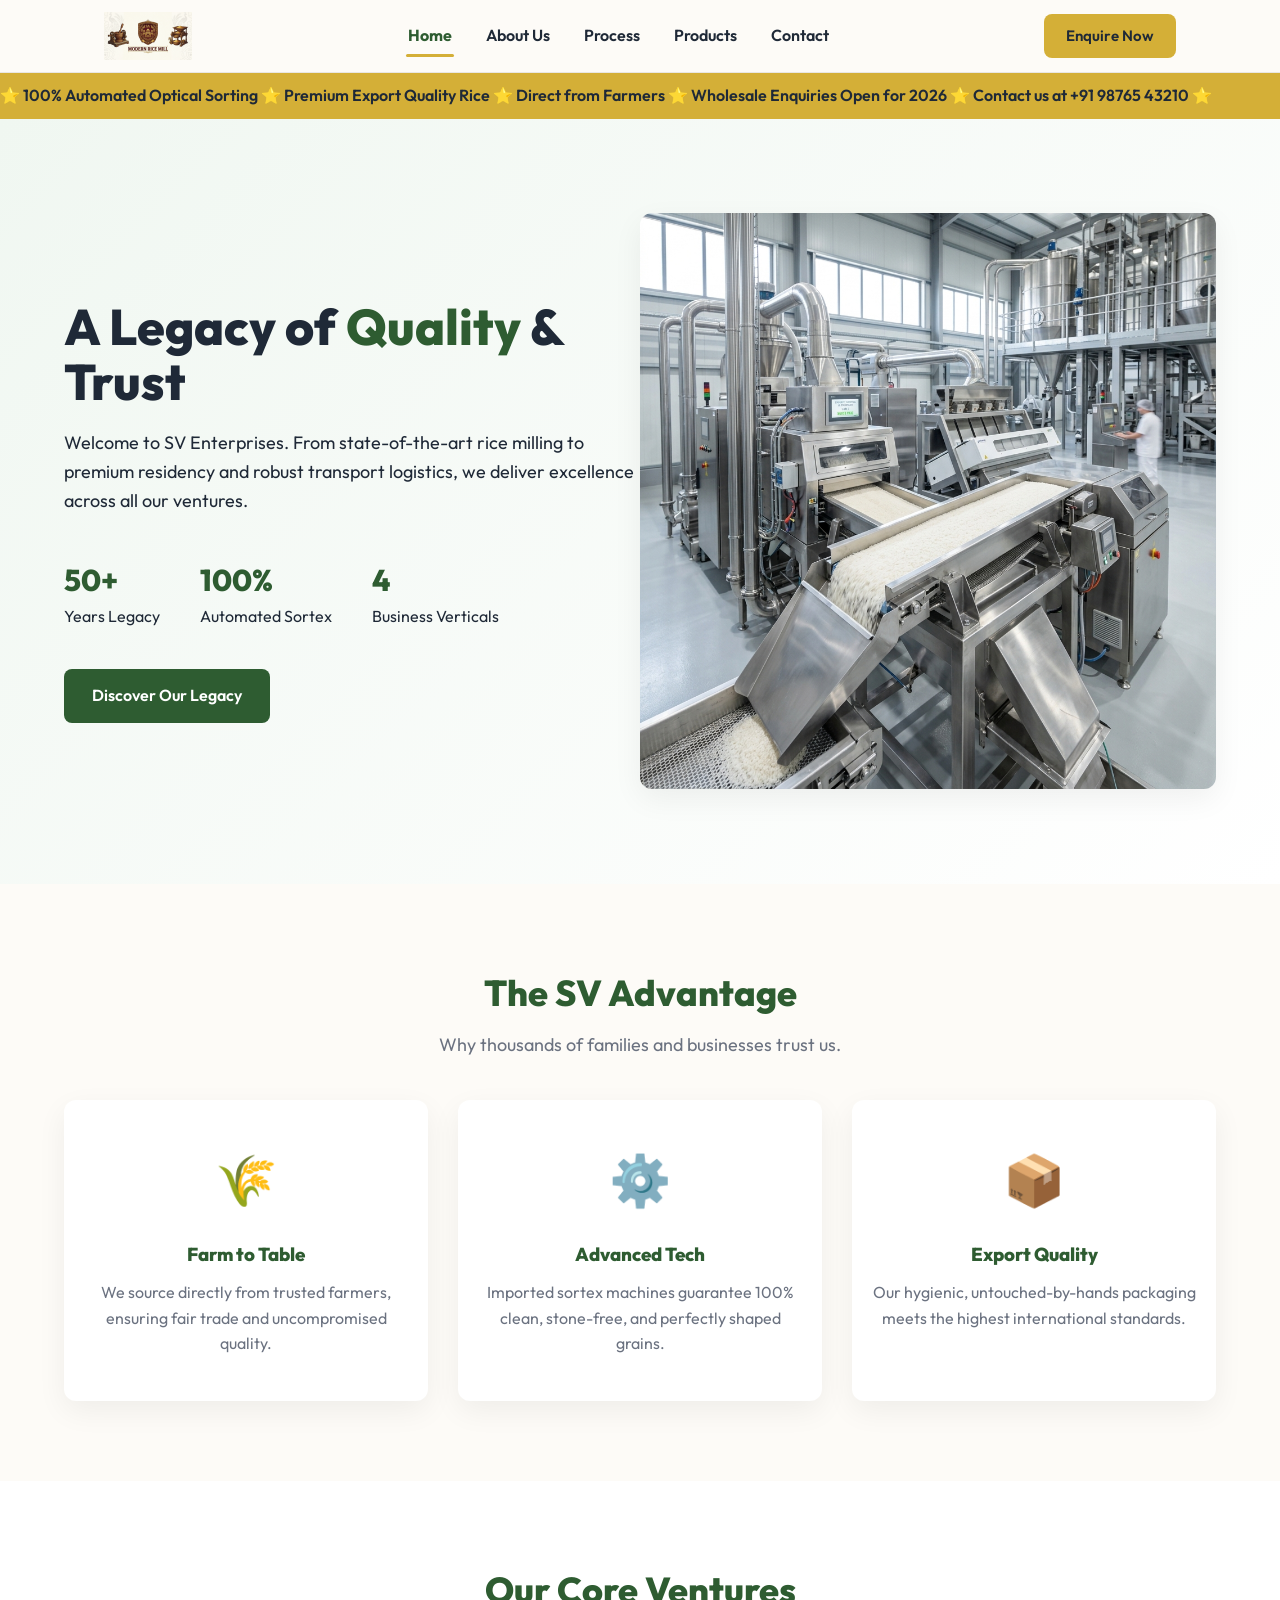
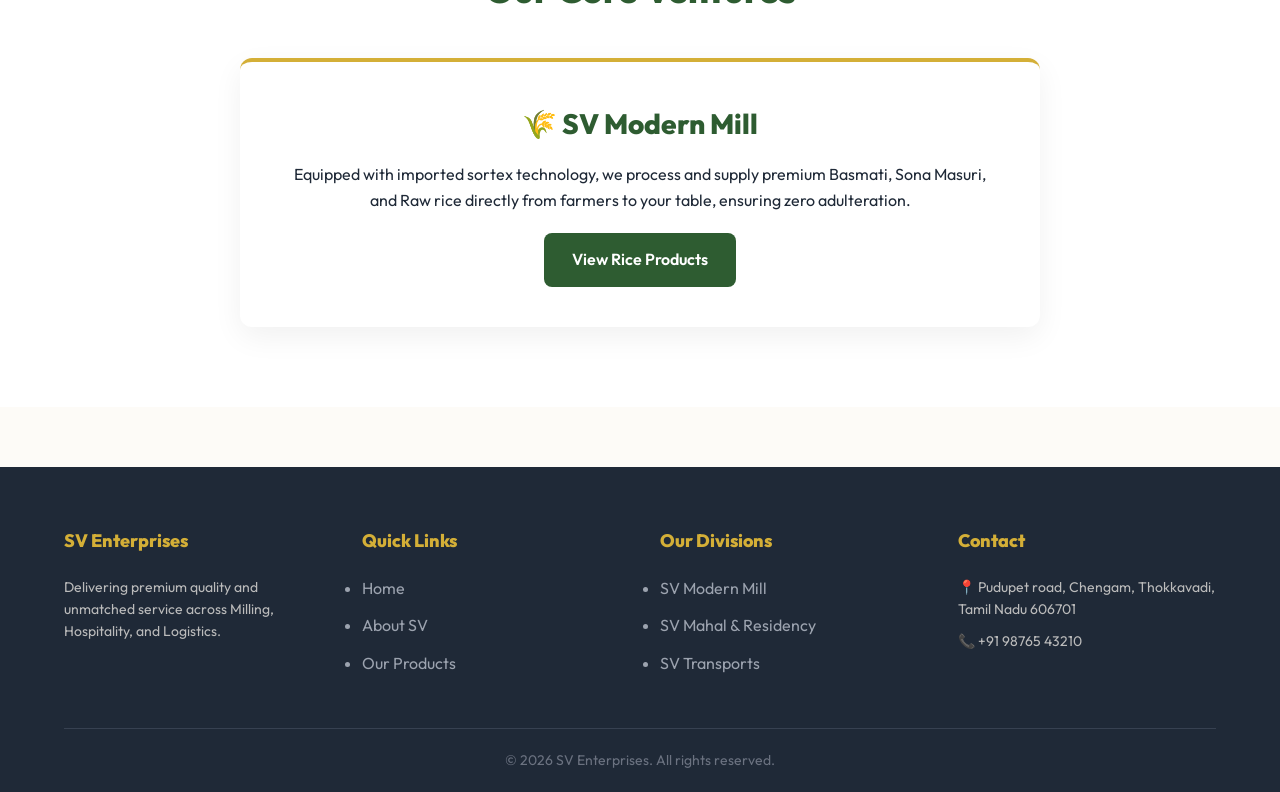
<file: index.html>
<!DOCTYPE html>
<html lang="en">
<head>
    <meta charset="UTF-8">
    <meta name="viewport" content="width=device-width, initial-scale=1.0">
    <title>SV Enterprises - Modern Mill</title>
    <link rel="stylesheet" href="style.css?v=2">
    <link href="https://fonts.googleapis.com/css2?family=Outfit:wght@300;400;600;800&display=swap" rel="stylesheet">
</head>
<body>
    <header class="navbar" id="site-navbar">
        <div class="nav-container">
            <a href="index.html" class="logo" aria-label="SV Enterprises Home">
                <img src="./images/logo.png" alt="SV Enterprises" class="logo-img" width="140" height="48">
            </a>

            <nav class="nav-links" id="nav-links">
                <a href="index.html">Home</a>
                <a href="about.html">About Us</a>
                <a href="process.html">Process</a>
                <a href="products.html">Products</a>
                <a href="contact.html">Contact</a>
                <a href="contact.html" class="btn btn-secondary nav-cta-mobile">Enquire Now</a>
            </nav>

            <div class="nav-actions">
                <a href="contact.html" class="btn btn-secondary nav-cta-desktop">Enquire Now</a>
                <button class="menu-toggle" id="menu-toggle" aria-label="Toggle navigation menu" aria-expanded="false" aria-controls="nav-links">
                    <span class="bar"></span>
                    <span class="bar"></span>
                    <span class="bar"></span>
                </button>
            </div>
        </div>
    </header>

    <div class="marquee-container">
        <div class="marquee-content">
            ⭐ 100% Automated Optical Sorting ⭐ Premium Export Quality Rice ⭐ Direct from Farmers ⭐ Wholesale Enquiries Open for 2026 ⭐ Contact us at +91 98765 43210 ⭐
        </div>
    </div>

    <section class="hero">
        <div class="hero-content animate-on-scroll">
            <h1 style="font-size: 50px;">A Legacy of <span>Quality</span> & Trust</h1>
            <p style="font-size: 18px; margin-top: 15px;">Welcome to SV Enterprises. From state-of-the-art rice milling to premium residency and robust transport logistics, we deliver excellence across all our ventures.</p>
            <div class="hero-stats">
                <div><h3 style="font-size: 30px;"><span class="counter" data-target="50">0</span>+</h3><p>Years Legacy</p></div>
                <div><h3 style="font-size: 30px;"><span class="counter" data-target="100">0</span>%</h3><p>Automated Sortex</p></div>
                <div><h3 style="font-size: 30px;"><span class="counter" data-target="4">0</span></h3><p>Business Verticals</p></div>
            </div>
            <a href="about.html" class="btn btn-primary">Discover Our Legacy</a>
        </div>
        <div class="hero-image animate-on-scroll">
            <img src="./images/about-us.jpg" alt="SV Enterprises Facilities">
        </div>
    </section>

    <section class="features-section">
        <div class="section-header center animate-on-scroll">
            <div>
                <h2>The SV Advantage</h2>
                <p style="color: var(--text-muted); margin-top: 10px; font-size: 18px;">Why thousands of families and businesses trust us.</p>
            </div>
        </div>
        <div class="interactive-grid">
            <div class="feature-box animate-on-scroll">
                <div class="icon">🌾</div>
                <h3>Farm to Table</h3>
                <p style="margin-top: 10px; color: var(--text-muted);">We source directly from trusted farmers, ensuring fair trade and uncompromised quality.</p>
            </div>
            <div class="feature-box animate-on-scroll">
                <div class="icon">⚙️</div>
                <h3>Advanced Tech</h3>
                <p style="margin-top: 10px; color: var(--text-muted);">Imported sortex machines guarantee 100% clean, stone-free, and perfectly shaped grains.</p>
            </div>
            <div class="feature-box animate-on-scroll">
                <div class="icon">📦</div>
                <h3>Export Quality</h3>
                <p style="margin-top: 10px; color: var(--text-muted);">Our hygienic, untouched-by-hands packaging meets the highest international standards.</p>
            </div>
        </div>
    </section>

    <section style="background: var(--white);">
        <div class="section-header center animate-on-scroll">
            <h2>Our Core Ventures</h2>
        </div>
        <div style="display: grid; grid-template-columns: 1fr; max-width: 800px; margin: 0 auto;">
            <div class="card-featured animate-on-scroll" style="text-align: center;">
                <h3 style="font-size: 28px; margin-bottom: 15px;">🌾 SV Modern Mill</h3>
                <p>Equipped with imported sortex technology, we process and supply premium Basmati, Sona Masuri, and Raw rice directly from farmers to your table, ensuring zero adulteration.</p>
                <a href="products.html" class="btn btn-primary" style="margin-top: 20px;">View Rice Products</a>
            </div>
        </div>
    </section>

    <footer>
        <div class="footer-container">
            <div>
                <h3>SV Enterprises</h3>
                <p style="color: #bbb; font-size: 14px;">Delivering premium quality and unmatched service across Milling, Hospitality, and Logistics.</p>
            </div>
            <div class="footer-links">
                <h3>Quick Links</h3>
                <ul>
                    <li><a href="index.html">Home</a></li>
                    <li><a href="about.html">About SV</a></li>
                    <li><a href="products.html">Our Products</a></li>
                </ul>
            </div>
            <div class="footer-links">
                <h3>Our Divisions</h3>
                <ul>
                    <li>SV Modern Mill</li>
                    <li>SV Mahal & Residency</li>
                    <li>SV Transports</li>
                </ul>
            </div>
            <div>
                <h3>Contact</h3>
                <p style="color: #bbb; font-size: 14px; margin-bottom: 10px;">📍 Pudupet road, Chengam, Thokkavadi, Tamil Nadu 606701</p>
                <p style="color: #bbb; font-size: 14px;">📞 +91 98765 43210</p>
            </div>
        </div>
        <div class="footer-bottom">
            <p>&copy; 2026 SV Enterprises. All rights reserved.</p>
        </div>
    </footer>
    <script src="main.js?v=2"></script>
</body>
</html>
</file>
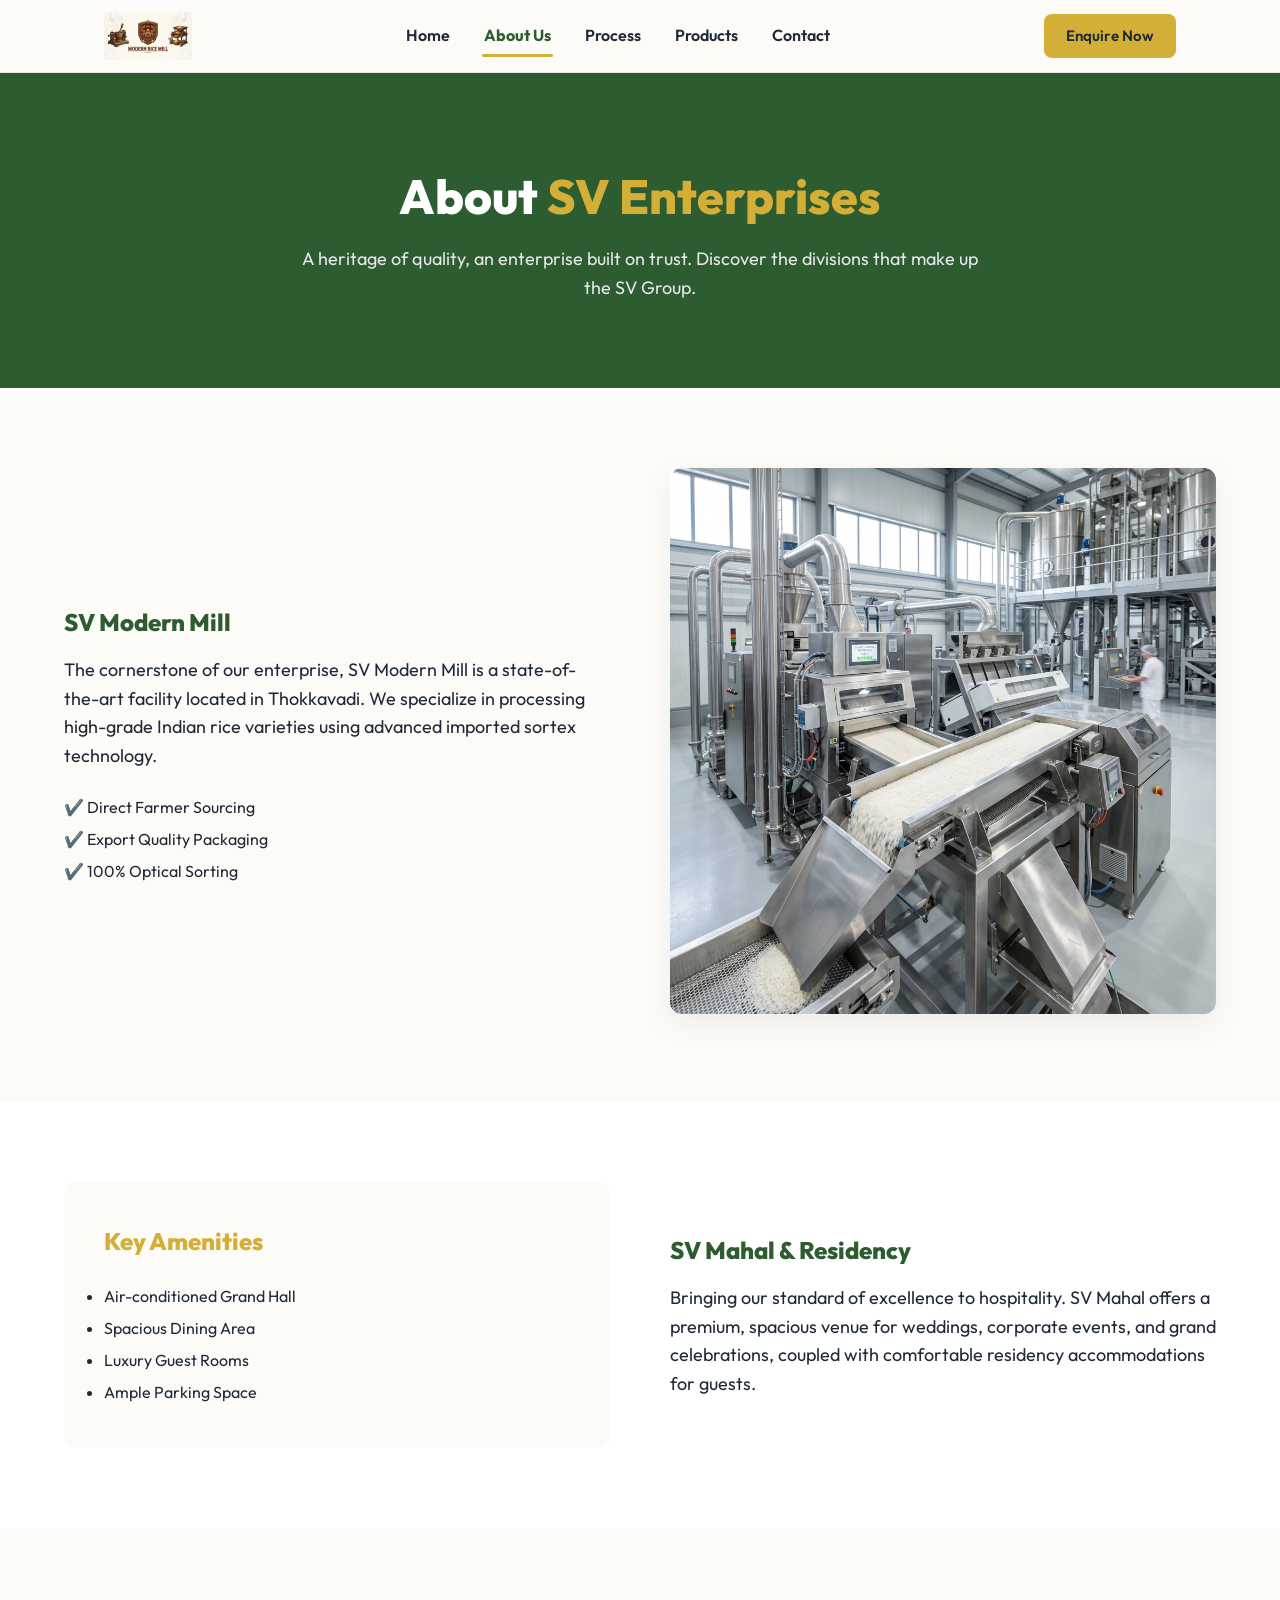
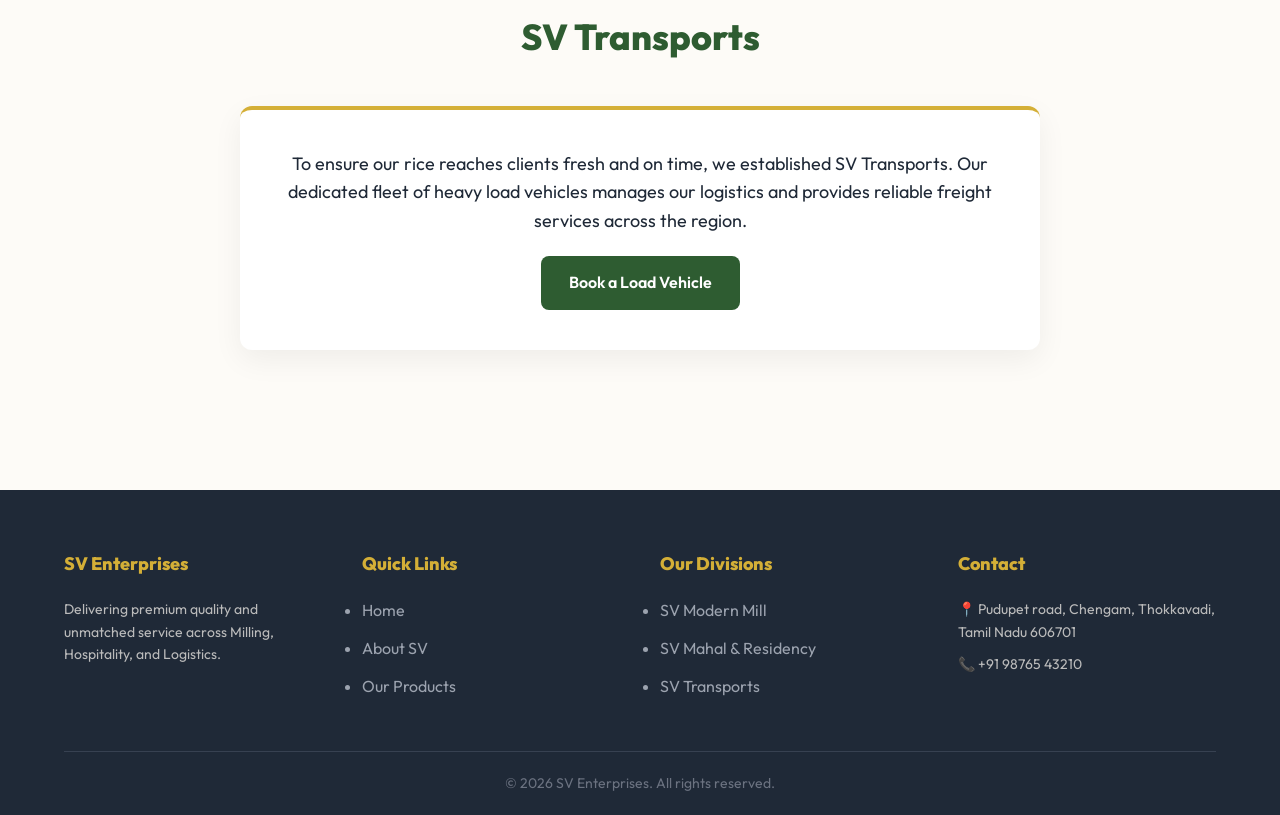
<file: about.html>
<!DOCTYPE html>
<html lang="en">
<head>
    <meta charset="UTF-8">
    <meta name="viewport" content="width=device-width, initial-scale=1.0">
    <title>About Us - SV Enterprises</title>
    <link rel="stylesheet" href="style.css?v=2">
    <link href="https://fonts.googleapis.com/css2?family=Outfit:wght@300;400;600;800&display=swap" rel="stylesheet">
</head>
<body>
    <header class="navbar" id="site-navbar">
        <div class="nav-container">
            <a href="index.html" class="logo" aria-label="SV Enterprises Home">
                <img src="./images/logo.png" alt="SV Enterprises" class="logo-img" width="140" height="48">
            </a>

            <nav class="nav-links" id="nav-links">
                <a href="index.html">Home</a>
                <a href="about.html">About Us</a>
                <a href="process.html">Process</a>
                <a href="products.html">Products</a>
                <a href="contact.html">Contact</a>
                <a href="contact.html" class="btn btn-secondary nav-cta-mobile">Enquire Now</a>
            </nav>

            <div class="nav-actions">
                <a href="contact.html" class="btn btn-secondary nav-cta-desktop">Enquire Now</a>
                <button class="menu-toggle" id="menu-toggle" aria-label="Toggle navigation menu" aria-expanded="false" aria-controls="nav-links">
                    <span class="bar"></span>
                    <span class="bar"></span>
                    <span class="bar"></span>
                </button>
            </div>
        </div>
    </header>

    <section class="page-hero">
        <h1 class="animate-on-scroll">About <span>SV Enterprises</span></h1>
        <p class="animate-on-scroll">A heritage of quality, an enterprise built on trust. Discover the divisions that make up the SV Group.</p>
    </section>

    <section>
        <div class="grid-2">
            <div class="animate-on-scroll">
                <h2>SV Modern Mill</h2>
                <p style="font-size: 18px; margin-top: 15px; margin-bottom: 20px;">The cornerstone of our enterprise, SV Modern Mill is a state-of-the-art facility located in Thokkavadi. We specialize in processing high-grade Indian rice varieties using advanced imported sortex technology.</p>
                <ul style="list-style: none; line-height: 2;">
                    <li>✔️ Direct Farmer Sourcing</li>
                    <li>✔️ Export Quality Packaging</li>
                    <li>✔️ 100% Optical Sorting</li>
                </ul>
            </div>
            <div class="animate-on-scroll">
                <img src="./images/about-us.jpg" style="width: 100%; border-radius: var(--border-radius); box-shadow: var(--shadow);" alt="Rice Mill">
            </div>
        </div>
    </section>

    <section style="background: var(--white);">
        <div class="grid-2" style="direction: rtl;">
            <div class="animate-on-scroll" style="direction: ltr;">
                <h2>SV Mahal & Residency</h2>
                <p style="font-size: 18px; margin-top: 15px;">Bringing our standard of excellence to hospitality. SV Mahal offers a premium, spacious venue for weddings, corporate events, and grand celebrations, coupled with comfortable residency accommodations for guests.</p>
            </div>
            <div class="animate-on-scroll" style="direction: ltr; padding: 40px; background: var(--bg-color); border-radius: var(--border-radius);">
                <h3 style="color: var(--secondary-color); font-size: 24px;">Key Amenities</h3>
                <ul style="margin-top: 20px; line-height: 2;">
                    <li>Air-conditioned Grand Hall</li>
                    <li>Spacious Dining Area</li>
                    <li>Luxury Guest Rooms</li>
                    <li>Ample Parking Space</li>
                </ul>
            </div>
        </div>
    </section>

    <section>
        <div class="section-header center animate-on-scroll">
            <h2>SV Transports</h2>
        </div>
        <div class="card-featured animate-on-scroll" style="max-width: 800px; margin: 0 auto; text-align: center;">
            <p style="font-size: 18px; margin-bottom: 20px;">To ensure our rice reaches clients fresh and on time, we established SV Transports. Our dedicated fleet of heavy load vehicles manages our logistics and provides reliable freight services across the region.</p>
            <a href="contact.html" class="btn btn-primary">Book a Load Vehicle</a>
        </div>
    </section>

    <footer>
        <div class="footer-container">
            <div>
                <h3>SV Enterprises</h3>
                <p style="color: #bbb; font-size: 14px;">Delivering premium quality and unmatched service across Milling, Hospitality, and Logistics.</p>
            </div>
            <div class="footer-links">
                <h3>Quick Links</h3>
                <ul><li><a href="index.html">Home</a></li><li><a href="about.html">About SV</a></li><li><a href="products.html">Our Products</a></li></ul>
            </div>
            <div class="footer-links">
                <h3>Our Divisions</h3>
                <ul><li>SV Modern Mill</li><li>SV Mahal & Residency</li><li>SV Transports</li></ul>
            </div>
            <div>
                <h3>Contact</h3>
                <p style="color: #bbb; font-size: 14px; margin-bottom: 10px;">📍 Pudupet road, Chengam, Thokkavadi, Tamil Nadu 606701</p>
                <p style="color: #bbb; font-size: 14px;">📞 +91 98765 43210</p>
            </div>
        </div>
        <div class="footer-bottom"><p>&copy; 2026 SV Enterprises. All rights reserved.</p></div>
    </footer>
    <script src="main.js?v=2"></script>
</body>
</html>
</file>
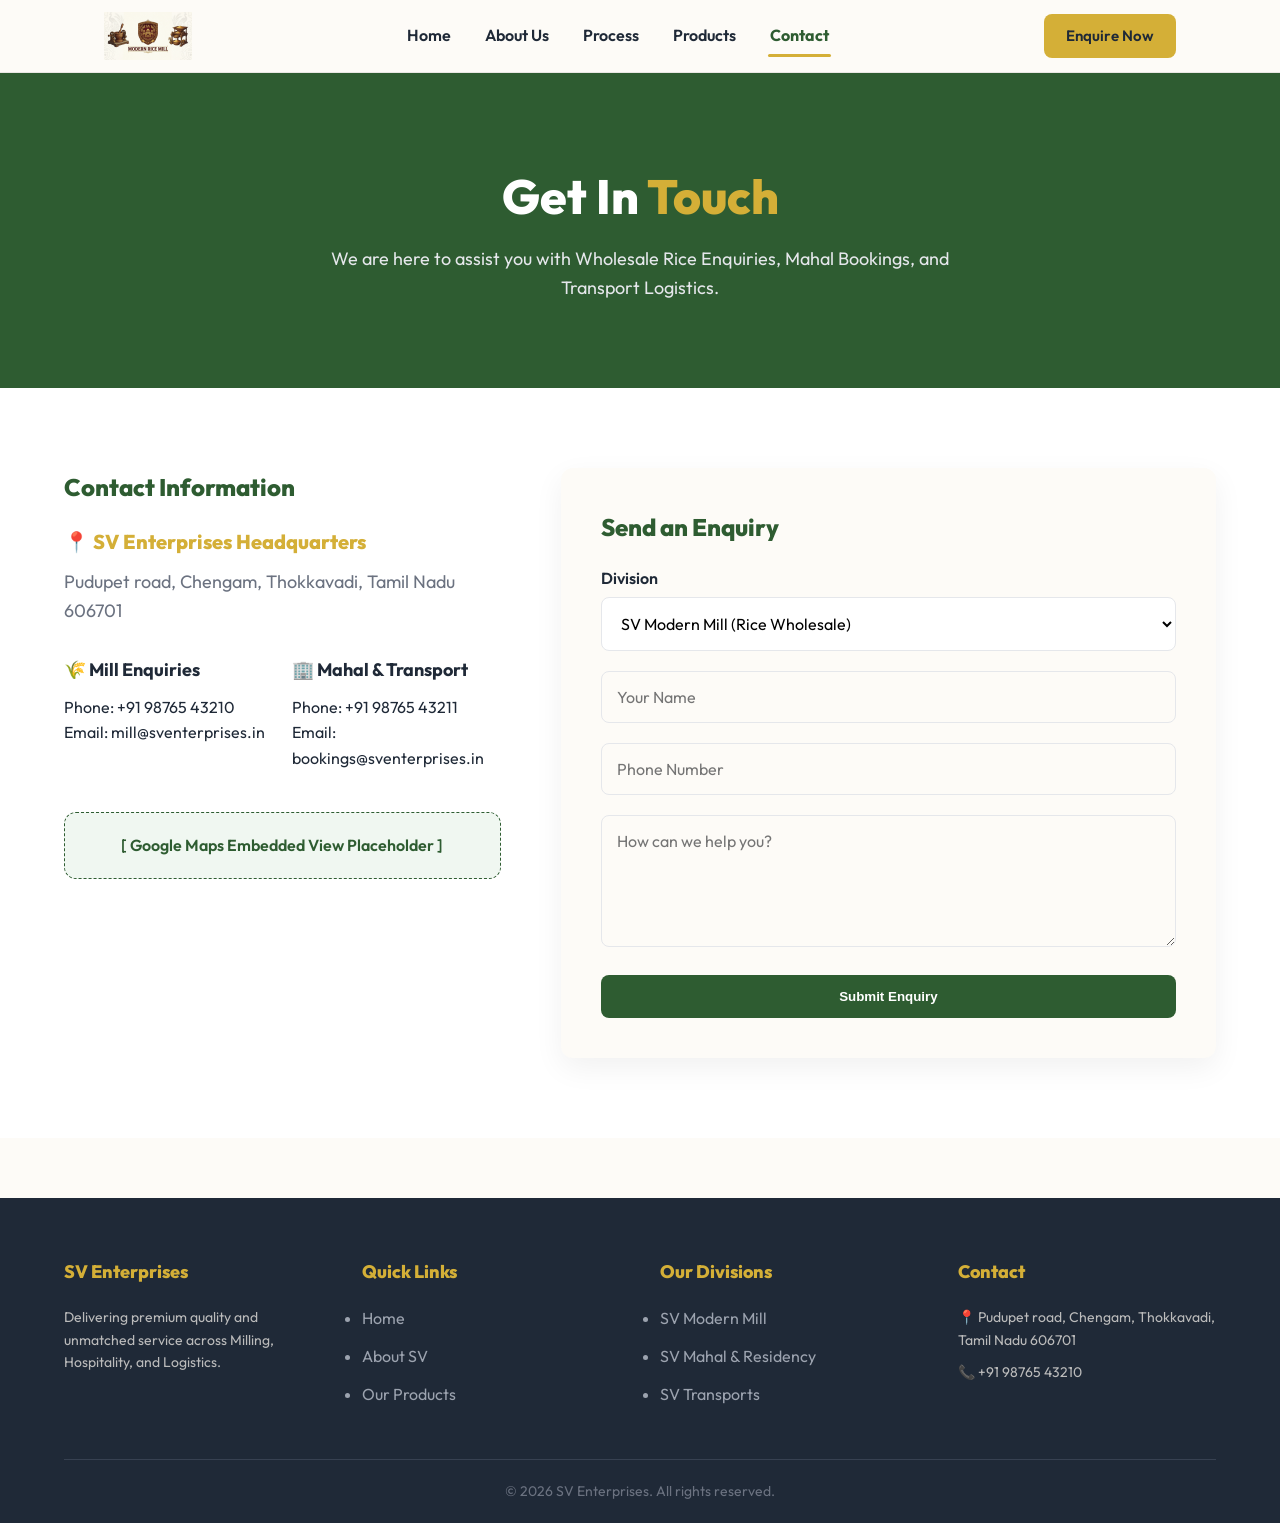
<file: contact.html>
<!DOCTYPE html>
<html lang="en">
<head>
    <meta charset="UTF-8">
    <meta name="viewport" content="width=device-width, initial-scale=1.0">
    <title>Contact Us - SV Enterprises</title>
    <link rel="stylesheet" href="style.css?v=2">
    <link href="https://fonts.googleapis.com/css2?family=Outfit:wght@300;400;600;800&display=swap" rel="stylesheet">
</head>
<body>
    <header class="navbar" id="site-navbar">
        <div class="nav-container">
            <a href="index.html" class="logo" aria-label="SV Enterprises Home">
                <img src="./images/logo.png" alt="SV Enterprises" class="logo-img" width="140" height="48">
            </a>

            <nav class="nav-links" id="nav-links">
                <a href="index.html">Home</a>
                <a href="about.html">About Us</a>
                <a href="process.html">Process</a>
                <a href="products.html">Products</a>
                <a href="contact.html">Contact</a>
                <a href="contact.html" class="btn btn-secondary nav-cta-mobile">Enquire Now</a>
            </nav>

            <div class="nav-actions">
                <a href="contact.html" class="btn btn-secondary nav-cta-desktop">Enquire Now</a>
                <button class="menu-toggle" id="menu-toggle" aria-label="Toggle navigation menu" aria-expanded="false" aria-controls="nav-links">
                    <span class="bar"></span>
                    <span class="bar"></span>
                    <span class="bar"></span>
                </button>
            </div>
        </div>
    </header>

    <section class="page-hero">
        <h1 class="animate-on-scroll">Get In <span>Touch</span></h1>
        <p class="animate-on-scroll">We are here to assist you with Wholesale Rice Enquiries, Mahal Bookings, and Transport Logistics.</p>
    </section>

    <section style="background: var(--white);">
        <div class="contact-container">
            <div class="animate-on-scroll">
                <h2 style="margin-bottom: 20px;">Contact Information</h2>
                <div style="margin-bottom: 30px;">
                    <h3 style="color: var(--secondary-color); font-size: 20px;">📍 SV Enterprises Headquarters</h3>
                    <p style="font-size: 18px; color: var(--text-muted); margin-top: 10px;">Pudupet road, Chengam, Thokkavadi, Tamil Nadu 606701</p>
                </div>
                
                <div class="grid-2" style="gap: 20px; align-items: start;">
                    <div>
                        <h4 style="font-size: 18px; margin-bottom: 10px;">🌾 Mill Enquiries</h4>
                        <p>Phone: +91 98765 43210</p>
                        <p>Email: mill@sventerprises.in</p>
                    </div>
                    <div>
                        <h4 style="font-size: 18px; margin-bottom: 10px;">🏢 Mahal & Transport</h4>
                        <p>Phone: +91 98765 43211</p>
                        <p>Email: bookings@sventerprises.in</p>
                    </div>
                </div>

                <div style="margin-top: 40px; background: #f0f7f1; padding: 20px; border-radius: var(--border-radius); border: 1px dashed var(--primary-color);">
                    <p style="font-weight: 600; color: var(--primary-color); text-align: center;">[ Google Maps Embedded View Placeholder ]</p>
                </div>
            </div>

            <div class="animate-on-scroll" style="background: var(--bg-color); padding: 40px; border-radius: var(--border-radius); box-shadow: var(--shadow);">
                <h2 style="margin-bottom: 20px;">Send an Enquiry</h2>
                <form onsubmit="event.preventDefault(); alert('Message sent successfully! We will get back to you soon.');">
                    <label style="font-weight: 600; display: block; margin-bottom: 5px;">Division</label>
                    <select class="form-control" style="background: var(--white);">
                        <option>SV Modern Mill (Rice Wholesale)</option>
                        <option>SV Mahal & Residency</option>
                        <option>SV Transports (Logistics)</option>
                        <option>General Enquiry</option>
                    </select>

                    <input type="text" placeholder="Your Name" class="form-control" required>
                    <input type="tel" placeholder="Phone Number" class="form-control" required>
                    <textarea placeholder="How can we help you?" class="form-control" rows="5" required></textarea>
                    
                    <button type="submit" class="btn btn-primary" style="width: 100%;">Submit Enquiry</button>
                </form>
            </div>
        </div>
    </section>

    <footer>
        <div class="footer-container">
            <div>
                <h3>SV Enterprises</h3>
                <p style="color: #bbb; font-size: 14px;">Delivering premium quality and unmatched service across Milling, Hospitality, and Logistics.</p>
            </div>
            <div class="footer-links">
                <h3>Quick Links</h3>
                <ul><li><a href="index.html">Home</a></li><li><a href="about.html">About SV</a></li><li><a href="products.html">Our Products</a></li></ul>
            </div>
            <div class="footer-links">
                <h3>Our Divisions</h3>
                <ul><li>SV Modern Mill</li><li>SV Mahal & Residency</li><li>SV Transports</li></ul>
            </div>
            <div>
                <h3>Contact</h3>
                <p style="color: #bbb; font-size: 14px; margin-bottom: 10px;">📍 Pudupet road, Chengam, Thokkavadi, Tamil Nadu 606701</p>
                <p style="color: #bbb; font-size: 14px;">📞 +91 98765 43210</p>
            </div>
        </div>
        <div class="footer-bottom"><p>&copy; 2026 SV Enterprises. All rights reserved.</p></div>
    </footer>
    <script src="main.js?v=2"></script>
</body>
</html>
</file>
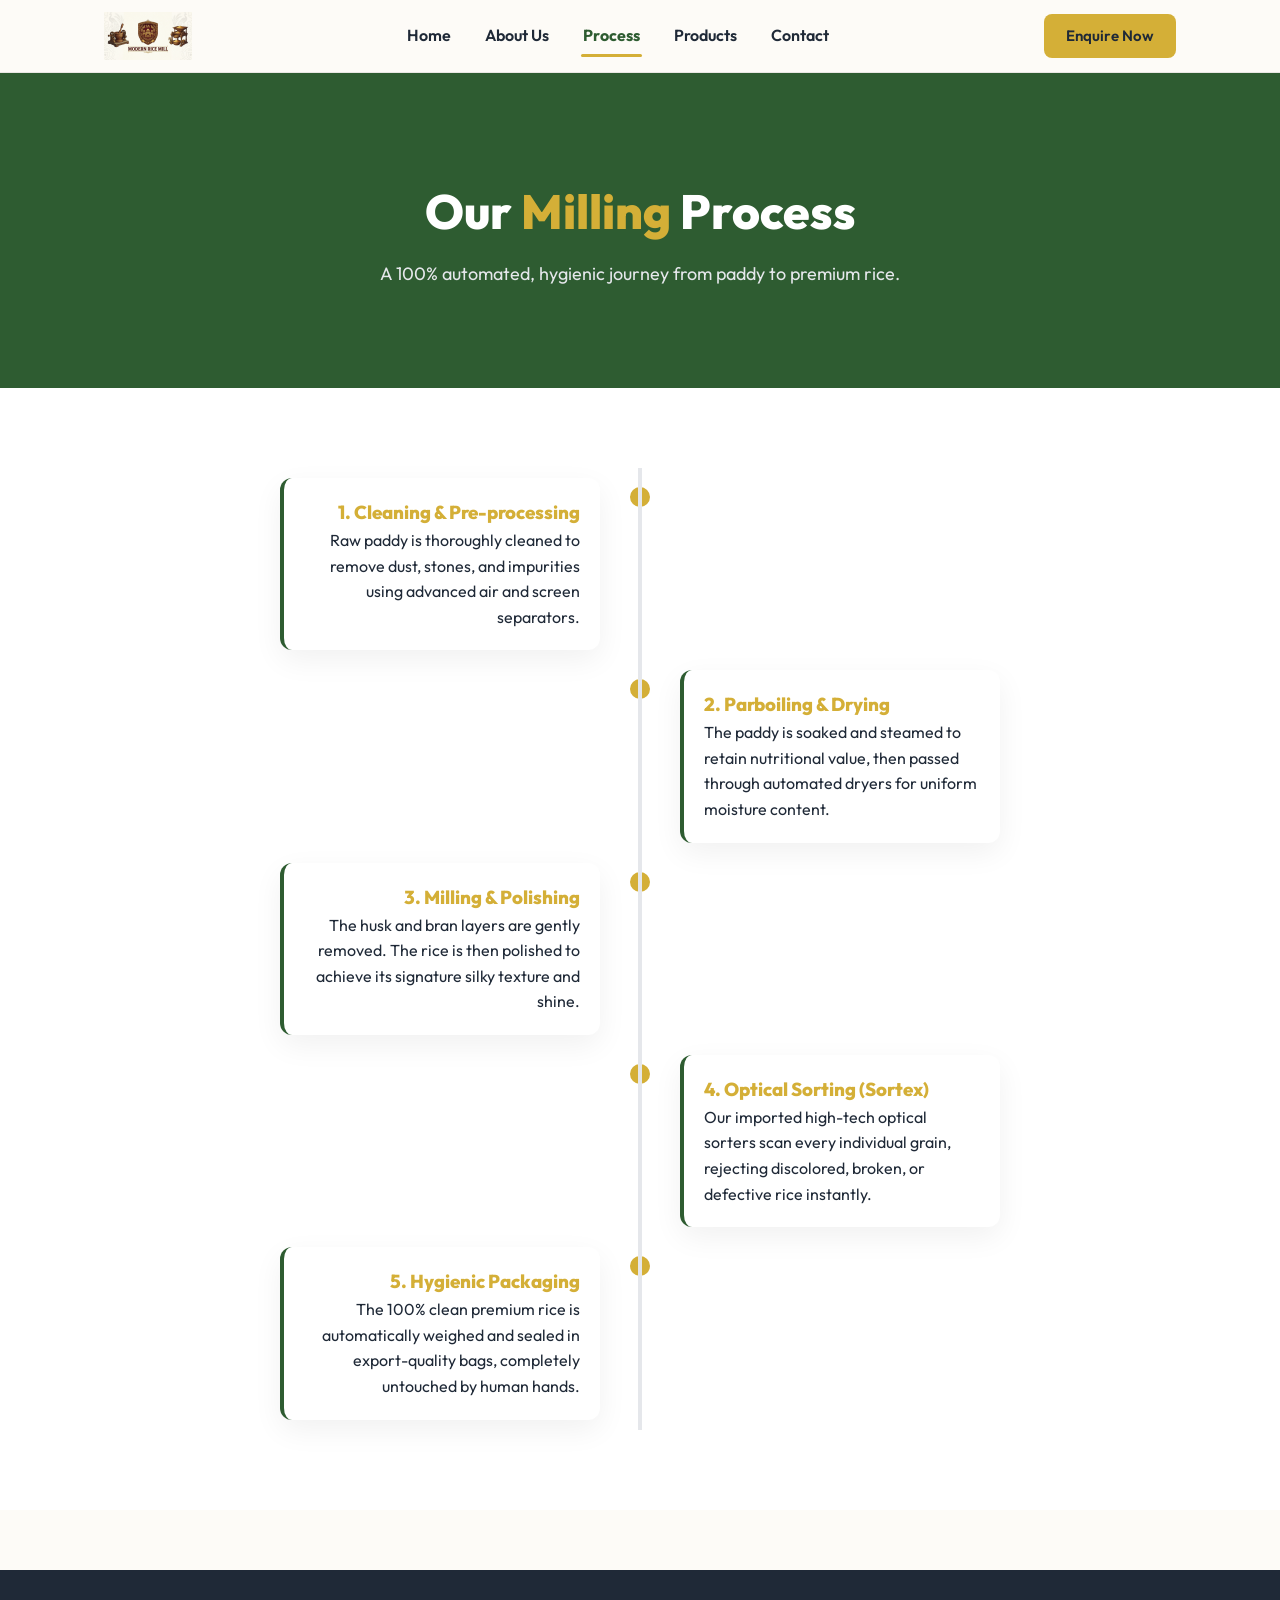
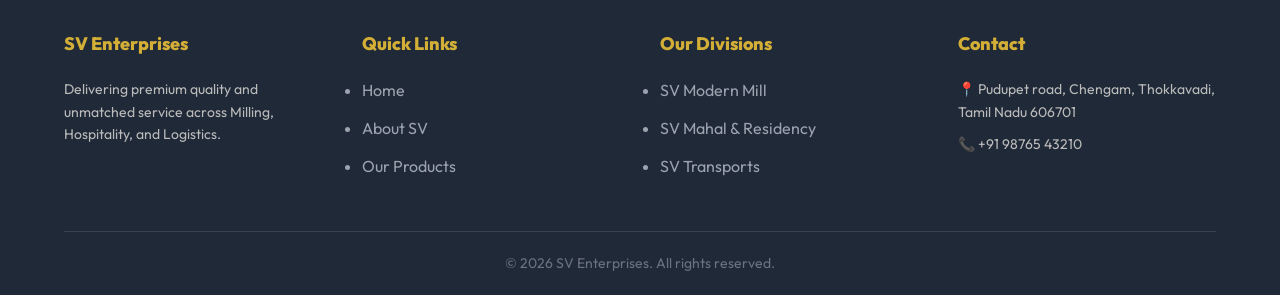
<file: process.html>
<!DOCTYPE html>
<html lang="en">
<head>
    <meta charset="UTF-8">
    <meta name="viewport" content="width=device-width, initial-scale=1.0">
    <title>Milling Process - SV Modern Mill</title>
    <link rel="stylesheet" href="style.css?v=2">
    <link href="https://fonts.googleapis.com/css2?family=Outfit:wght@300;400;600;800&display=swap" rel="stylesheet">
</head>
<body>
    <header class="navbar" id="site-navbar">
        <div class="nav-container">
            <a href="index.html" class="logo" aria-label="SV Enterprises Home">
                <img src="./images/logo.png" alt="SV Enterprises" class="logo-img" width="140" height="48">
            </a>

            <nav class="nav-links" id="nav-links">
                <a href="index.html">Home</a>
                <a href="about.html">About Us</a>
                <a href="process.html">Process</a>
                <a href="products.html">Products</a>
                <a href="contact.html">Contact</a>
                <a href="contact.html" class="btn btn-secondary nav-cta-mobile">Enquire Now</a>
            </nav>

            <div class="nav-actions">
                <a href="contact.html" class="btn btn-secondary nav-cta-desktop">Enquire Now</a>
                <button class="menu-toggle" id="menu-toggle" aria-label="Toggle navigation menu" aria-expanded="false" aria-controls="nav-links">
                    <span class="bar"></span>
                    <span class="bar"></span>
                    <span class="bar"></span>
                </button>
            </div>
        </div>
    </header>

    <section class="page-hero">
        <h1 class="animate-on-scroll">Our <span>Milling</span> Process</h1>
        <p class="animate-on-scroll">A 100% automated, hygienic journey from paddy to premium rice.</p>
    </section>

    <section style="background: var(--white);">
        <div class="timeline">
            <div class="timeline-item left animate-on-scroll">
                <div class="timeline-content">
                    <h3 style="color: var(--secondary-color);">1. Cleaning & Pre-processing</h3>
                    <p>Raw paddy is thoroughly cleaned to remove dust, stones, and impurities using advanced air and screen separators.</p>
                </div>
            </div>
            <div class="timeline-item right animate-on-scroll">
                <div class="timeline-content">
                    <h3 style="color: var(--secondary-color);">2. Parboiling & Drying</h3>
                    <p>The paddy is soaked and steamed to retain nutritional value, then passed through automated dryers for uniform moisture content.</p>
                </div>
            </div>
            <div class="timeline-item left animate-on-scroll">
                <div class="timeline-content">
                    <h3 style="color: var(--secondary-color);">3. Milling & Polishing</h3>
                    <p>The husk and bran layers are gently removed. The rice is then polished to achieve its signature silky texture and shine.</p>
                </div>
            </div>
            <div class="timeline-item right animate-on-scroll">
                <div class="timeline-content">
                    <h3 style="color: var(--secondary-color);">4. Optical Sorting (Sortex)</h3>
                    <p>Our imported high-tech optical sorters scan every individual grain, rejecting discolored, broken, or defective rice instantly.</p>
                </div>
            </div>
            <div class="timeline-item left animate-on-scroll">
                <div class="timeline-content">
                    <h3 style="color: var(--secondary-color);">5. Hygienic Packaging</h3>
                    <p>The 100% clean premium rice is automatically weighed and sealed in export-quality bags, completely untouched by human hands.</p>
                </div>
            </div>
        </div>
    </section>

    <footer>
        <div class="footer-container">
            <div>
                <h3>SV Enterprises</h3>
                <p style="color: #bbb; font-size: 14px;">Delivering premium quality and unmatched service across Milling, Hospitality, and Logistics.</p>
            </div>
            <div class="footer-links">
                <h3>Quick Links</h3>
                <ul><li><a href="index.html">Home</a></li><li><a href="about.html">About SV</a></li><li><a href="products.html">Our Products</a></li></ul>
            </div>
            <div class="footer-links">
                <h3>Our Divisions</h3>
                <ul><li>SV Modern Mill</li><li>SV Mahal & Residency</li><li>SV Transports</li></ul>
            </div>
            <div>
                <h3>Contact</h3>
                <p style="color: #bbb; font-size: 14px; margin-bottom: 10px;">📍 Pudupet road, Chengam, Thokkavadi, Tamil Nadu 606701</p>
                <p style="color: #bbb; font-size: 14px;">📞 +91 98765 43210</p>
            </div>
        </div>
        <div class="footer-bottom"><p>&copy; 2026 SV Enterprises. All rights reserved.</p></div>
    </footer>
    <script src="main.js?v=2"></script>
</body>
</html>
</file>
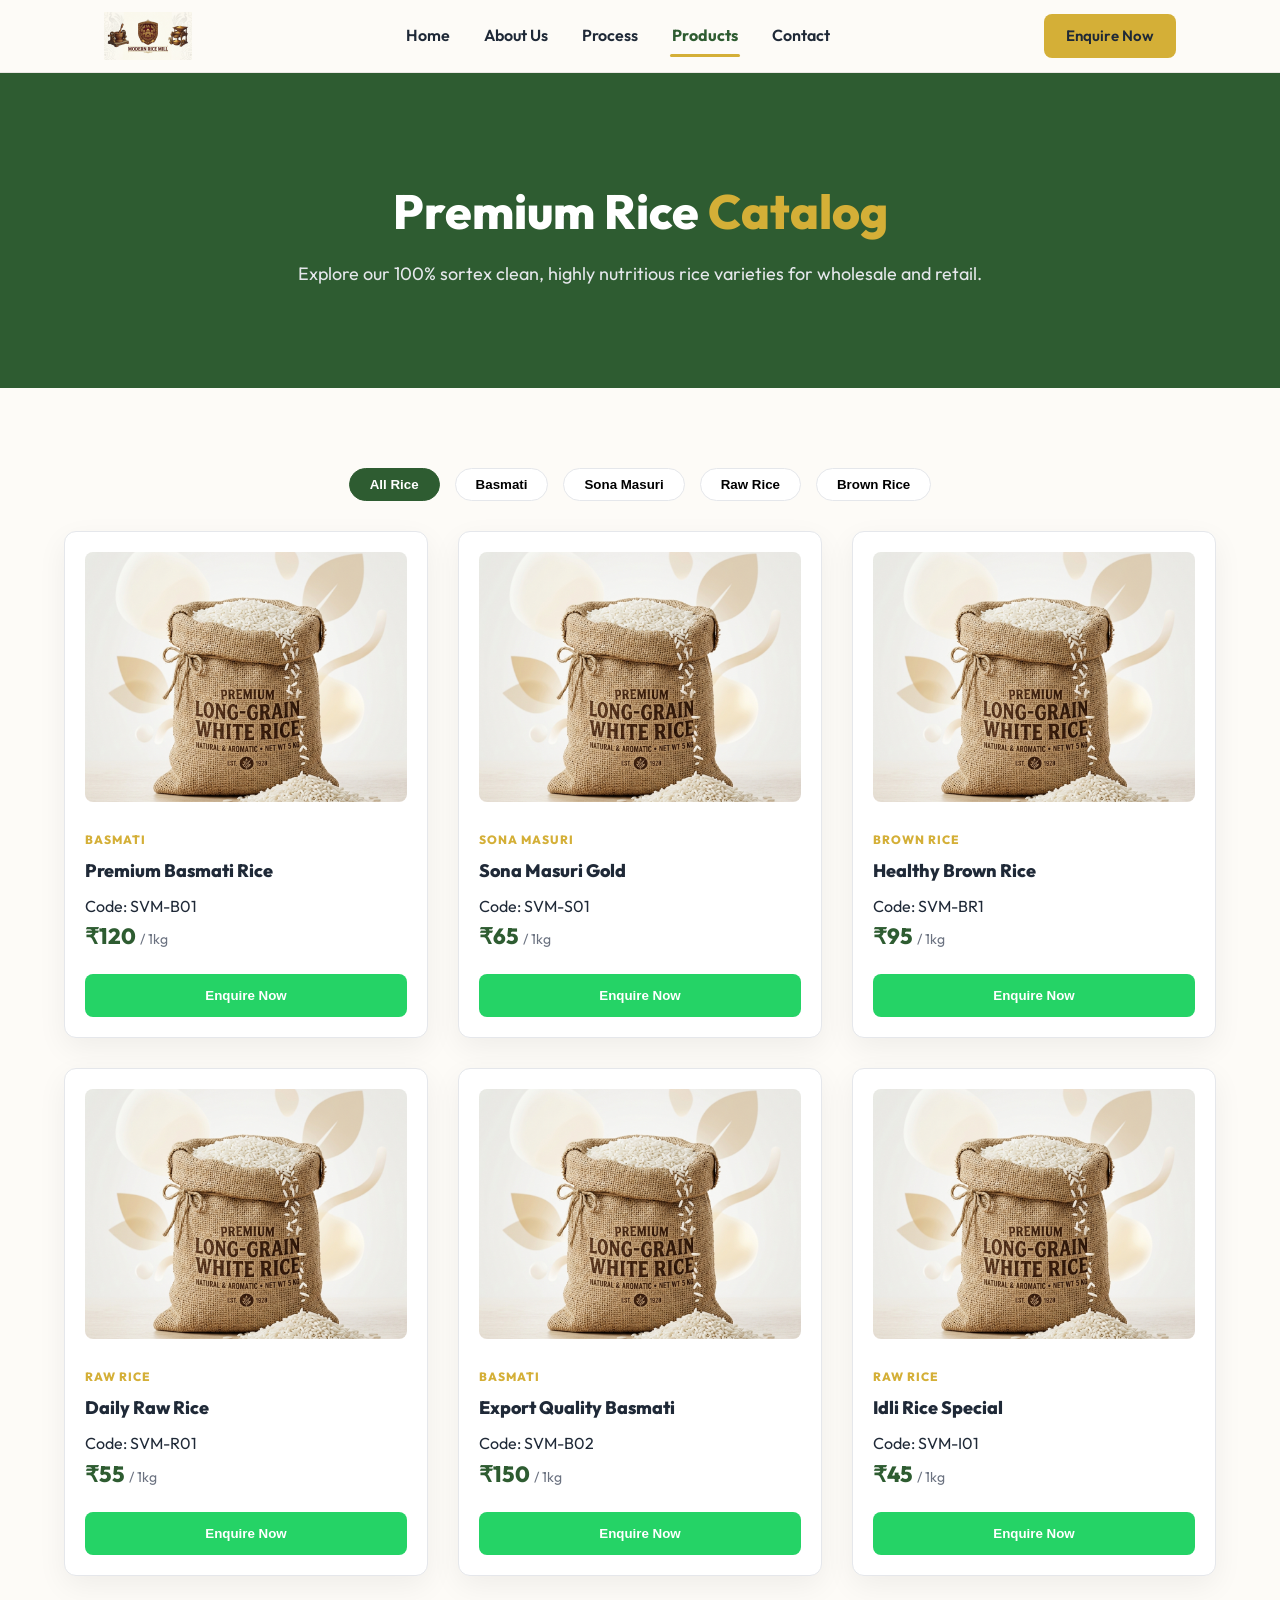
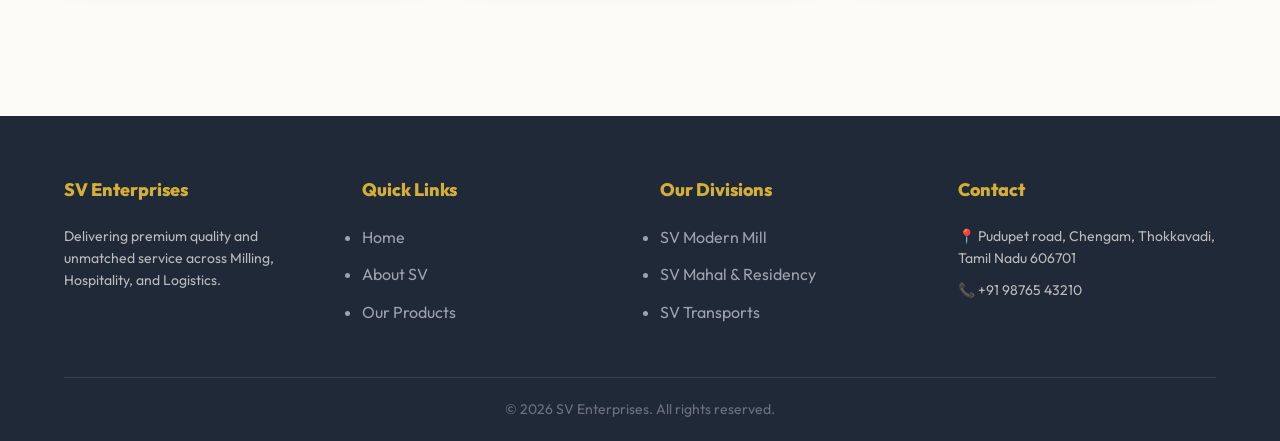
<file: products.html>
<!DOCTYPE html>
<html lang="en">
<head>
    <meta charset="UTF-8">
    <meta name="viewport" content="width=device-width, initial-scale=1.0">
    <title>Products - SV Modern Mill</title>
    <link rel="stylesheet" href="style.css?v=2">
    <link href="https://fonts.googleapis.com/css2?family=Outfit:wght@300;400;600;800&display=swap" rel="stylesheet">
</head>
<body>
    <header class="navbar" id="site-navbar">
        <div class="nav-container">
            <a href="index.html" class="logo" aria-label="SV Enterprises Home">
                <img src="./images/logo.png" alt="SV Enterprises" class="logo-img" width="140" height="48">
            </a>

            <nav class="nav-links" id="nav-links">
                <a href="index.html">Home</a>
                <a href="about.html">About Us</a>
                <a href="process.html">Process</a>
                <a href="products.html">Products</a>
                <a href="contact.html">Contact</a>
                <a href="contact.html" class="btn btn-secondary nav-cta-mobile">Enquire Now</a>
            </nav>

            <div class="nav-actions">
                <a href="contact.html" class="btn btn-secondary nav-cta-desktop">Enquire Now</a>
                <button class="menu-toggle" id="menu-toggle" aria-label="Toggle navigation menu" aria-expanded="false" aria-controls="nav-links">
                    <span class="bar"></span>
                    <span class="bar"></span>
                    <span class="bar"></span>
                </button>
            </div>
        </div>
    </header>

    <section class="page-hero">
        <h1 class="animate-on-scroll">Premium Rice <span>Catalog</span></h1>
        <p class="animate-on-scroll">Explore our 100% sortex clean, highly nutritious rice varieties for wholesale and retail.</p>
    </section>

    <section>
        <div class="filters animate-on-scroll">
            <button class="filter-btn active" data-filter="All">All Rice</button>
            <button class="filter-btn" data-filter="Basmati">Basmati</button>
            <button class="filter-btn" data-filter="Sona Masuri">Sona Masuri</button>
            <button class="filter-btn" data-filter="Raw Rice">Raw Rice</button>
            <button class="filter-btn" data-filter="Brown Rice">Brown Rice</button>
        </div>
        <div class="product-grid" id="product-grid">
            <!-- Rendered via JS -->
        </div>
    </section>

    <footer>
        <div class="footer-container">
            <div>
                <h3>SV Enterprises</h3>
                <p style="color: #bbb; font-size: 14px;">Delivering premium quality and unmatched service across Milling, Hospitality, and Logistics.</p>
            </div>
            <div class="footer-links">
                <h3>Quick Links</h3>
                <ul><li><a href="index.html">Home</a></li><li><a href="about.html">About SV</a></li><li><a href="products.html">Our Products</a></li></ul>
            </div>
            <div class="footer-links">
                <h3>Our Divisions</h3>
                <ul><li>SV Modern Mill</li><li>SV Mahal & Residency</li><li>SV Transports</li></ul>
            </div>
            <div>
                <h3>Contact</h3>
                <p style="color: #bbb; font-size: 14px; margin-bottom: 10px;">📍 Pudupet road, Chengam, Thokkavadi, Tamil Nadu 606701</p>
                <p style="color: #bbb; font-size: 14px;">📞 +91 98765 43210</p>
            </div>
        </div>
        <div class="footer-bottom"><p>&copy; 2026 SV Enterprises. All rights reserved.</p></div>
    </footer>
    <script src="main.js?v=2"></script>
</body>
</html>
</file>
<file: style.css>
:root {
    --primary-color: #2E5C31; /* Earthy Green */
    --primary-hover: #1A3C1C;
    --secondary-color: #D4AF37; /* Gold */
    --bg-color: #FDFBF7; /* Warm White */
    --text-dark: #1F2937;
    --text-muted: #6B7280;
    --white: #FFFFFF;
    --border-color: #E5E7EB;
    --shadow: 0 10px 30px rgba(0,0,0,0.06);
    --border-radius: 12px;
    --transition: all 0.3s ease;
}

* { margin: 0; padding: 0; box-sizing: border-box; }
body { font-family: 'Outfit', sans-serif; background-color: var(--bg-color); color: var(--text-dark); line-height: 1.6; overflow-x: hidden; }
h1, h2, h3 { font-weight: 800; color: var(--primary-color); }
a { text-decoration: none; color: inherit; transition: var(--transition); }

/* Buttons */
.btn {
    padding: 14px 28px;
    border-radius: 8px;
    font-weight: 600;
    cursor: pointer;
    border: none;
    transition: var(--transition);
    display: inline-flex;
    align-items: center;
    justify-content: center;
    gap: 8px;
    position: relative;
    overflow: hidden;
}
.btn::after {
    content: ''; position: absolute; top: 50%; left: 50%; width: 0; height: 0;
    background: rgba(255, 255, 255, 0.2); border-radius: 50%; transform: translate(-50%, -50%);
    transition: width 0.6s ease, height 0.6s ease;
}
.btn:hover::after { width: 300px; height: 300px; }
.btn-primary { background: var(--primary-color); color: var(--white); }
.btn-primary:hover { background: var(--primary-hover); transform: translateY(-2px); }
.btn-secondary { background: var(--secondary-color); color: var(--text-dark); }
.btn-whatsapp { background: #25D366; color: white; width: 100%; }
.btn-whatsapp:hover { background: #128C7E; }

/* ==========================================================================
   Navbar & Navigation (Clean, Responsive, Non-Blocking)
   ========================================================================== */
.navbar {
    position: sticky;
    top: 0;
    left: 0;
    width: 100%;
    z-index: 1000;
    background: rgba(253, 251, 247, 0.96);
    backdrop-filter: blur(10px);
    -webkit-backdrop-filter: blur(10px);
    border-bottom: 1px solid rgba(0, 0, 0, 0.08);
    transition: background 0.3s ease, box-shadow 0.3s ease;
}

.navbar.scrolled {
    background: rgba(253, 251, 247, 0.98);
    box-shadow: 0 4px 20px rgba(0, 0, 0, 0.08);
}

.nav-container {
    max-width: 1200px;
    margin: 0 auto;
    padding: 12px 5%;
    display: flex;
    justify-content: space-between;
    align-items: center;
    position: relative;
}

/* Logo */
.logo {
    display: inline-flex;
    align-items: center;
    text-decoration: none;
    flex-shrink: 0;
}

.logo-img {
    height: 48px;
    max-height: 48px;
    width: auto;
    max-width: 160px;
    object-fit: contain;
    display: block;
    transition: transform 0.2s ease;
}

.logo:hover .logo-img {
    transform: scale(1.02);
}

/* Nav Links (Desktop) */
.nav-links {
    display: flex;
    align-items: center;
    gap: 30px;
    list-style: none;
    margin: 0;
    padding: 0;
}

.nav-links a {
    position: relative;
    font-weight: 600;
    font-size: 16px;
    color: var(--text-dark);
    padding: 6px 2px;
    text-decoration: none;
    transition: color 0.2s ease;
}

.nav-links a::after {
    content: '';
    position: absolute;
    bottom: -2px;
    left: 0;
    width: 100%;
    height: 2.5px;
    background: var(--secondary-color);
    border-radius: 2px;
    transform: scaleX(0);
    transform-origin: right;
    transition: transform 0.25s ease;
}

.nav-links a:hover {
    color: var(--primary-color);
}

.nav-links a:hover::after,
.nav-links a.active::after {
    transform: scaleX(1);
    transform-origin: left;
}

.nav-links a.active {
    color: var(--primary-color);
    font-weight: 700;
}

/* Desktop & Mobile Actions */
.nav-actions {
    display: flex;
    align-items: center;
    gap: 12px;
}

.nav-cta-desktop {
    padding: 10px 22px;
    font-size: 15px;
}

.nav-cta-mobile {
    display: none;
}

/* Hamburger Toggle Button */
.menu-toggle {
    display: none;
    flex-direction: column;
    justify-content: center;
    align-items: center;
    gap: 5px;
    width: 42px;
    height: 42px;
    padding: 8px;
    background: var(--white);
    border: 1px solid var(--border-color);
    border-radius: 8px;
    cursor: pointer;
    transition: background 0.2s ease, border-color 0.2s ease;
}

.menu-toggle:hover {
    border-color: var(--primary-color);
}

.menu-toggle:focus-visible {
    outline: 2px solid var(--primary-color);
    outline-offset: 2px;
}

.menu-toggle .bar {
    width: 22px;
    height: 2px;
    background-color: var(--text-dark);
    border-radius: 2px;
    transition: transform 0.3s ease, opacity 0.2s ease, background-color 0.3s ease;
}

.menu-toggle.is-active .bar:nth-child(1) {
    transform: translateY(7px) rotate(45deg);
    background-color: var(--primary-color);
}

.menu-toggle.is-active .bar:nth-child(2) {
    opacity: 0;
}

.menu-toggle.is-active .bar:nth-child(3) {
    transform: translateY(-7px) rotate(-45deg);
    background-color: var(--primary-color);
}

/* ==========================================================================
   Responsive Adaptations (Tablet & Mobile: max-width 860px)
   ========================================================================== */
@media (max-width: 860px) {
    .menu-toggle {
        display: flex;
    }

    .nav-cta-desktop {
        display: none;
    }

    .nav-links {
        display: none;
        position: absolute;
        top: 100%;
        left: 0;
        right: 0;
        background: #FFFFFF;
        border-top: 1px solid var(--border-color);
        border-bottom: 3px solid var(--secondary-color);
        box-shadow: 0 15px 30px rgba(0, 0, 0, 0.12);
        flex-direction: column;
        align-items: stretch;
        gap: 4px;
        padding: 16px 5% 20px;
    }

    .nav-links.is-open {
        display: flex;
        animation: navDropdownFade 0.25s ease-out forwards;
    }

    @keyframes navDropdownFade {
        from {
            opacity: 0;
            transform: translateY(-8px);
        }
        to {
            opacity: 1;
            transform: translateY(0);
        }
    }

    .nav-links a {
        display: block;
        padding: 12px 16px;
        border-radius: 8px;
        font-size: 16px;
        font-weight: 600;
        color: var(--text-dark);
        background: transparent;
        transition: background 0.2s ease, color 0.2s ease;
    }

    .nav-links a::after {
        display: none;
    }

    .nav-links a:hover {
        background: rgba(46, 92, 49, 0.06);
        color: var(--primary-color);
    }

    .nav-links a.active {
        background: rgba(46, 92, 49, 0.1);
        color: var(--primary-color);
        font-weight: 700;
        border-left: 4px solid var(--secondary-color);
    }

    .nav-cta-mobile {
        display: inline-flex;
        margin-top: 8px;
        width: 100%;
        text-align: center;
        justify-content: center;
        padding: 12px;
        font-size: 15px;
    }
}

@media (max-width: 576px) {
    .nav-container {
        padding: 10px 4%;
    }

    .logo-img {
        height: 40px;
        max-height: 40px;
        max-width: 130px;
    }
}

/* Common Layouts */
section { padding: 80px 5%; }
.section-header { display: flex; justify-content: space-between; align-items: center; margin-bottom: 40px; }
.section-header.center { justify-content: center; text-align: center; }
.section-header h2 { font-size: 36px; }

/* Hero */
.hero { display: flex; align-items: center; min-height: 85vh; background: linear-gradient(135deg, #f0f7f1 0%, #ffffff 100%); position: relative; }
.hero-content { flex: 1; max-width: 600px; z-index: 2; }
.hero h1 { font-size: 64px; line-height: 1.1; margin: 20px 0; color: var(--text-dark); }
.hero h1 span { color: var(--primary-color); }
.hero-stats { display: flex; gap: 40px; margin: 40px 0; }
.hero-image { flex: 1; position: relative; display: flex; justify-content: center; z-index: 1; }
.hero-image img { max-width: 100%; border-radius: var(--border-radius); box-shadow: var(--shadow); }

/* Subpage Hero */
.page-hero {
    min-height: 35vh;
    display: flex;
    flex-direction: column;
    justify-content: center;
    align-items: center;
    text-align: center;
    background: var(--primary-color);
    color: var(--white);
    padding: 60px 5%;
}
.page-hero h1 { font-size: 48px; color: var(--white); margin-bottom: 10px; }
.page-hero h1 span { color: var(--secondary-color); }
.page-hero p { font-size: 18px; max-width: 700px; margin: 0 auto; color: #e5e7eb; line-height: 1.6; }

/* Product Grid & Filters */
.filters { display: flex; gap: 15px; margin-bottom: 30px; justify-content: center; flex-wrap: wrap; }
.filter-btn { padding: 8px 20px; border-radius: 20px; border: 1px solid var(--border-color); background: var(--white); cursor: pointer; transition: var(--transition); font-weight: 600; }
.filter-btn:hover, .filter-btn.active { background: var(--primary-color); color: var(--white); border-color: var(--primary-color); }

.product-grid { display: grid; grid-template-columns: repeat(auto-fill, minmax(280px, 1fr)); gap: 30px; }
.product-card { background: var(--white); border-radius: var(--border-radius); padding: 20px; box-shadow: var(--shadow); border: 1px solid var(--border-color); transition: var(--transition); }
.product-card:hover { transform: translateY(-8px); box-shadow: 0 20px 40px rgba(0,0,0,0.08); border-color: var(--secondary-color); }
.product-img { width: 100%; height: 250px; object-fit: cover; border-radius: 8px; margin-bottom: 20px; background: #f4f4f4; }
.product-category { font-size: 12px; color: var(--secondary-color); text-transform: uppercase; font-weight: 800; letter-spacing: 1px; }
.product-title { font-size: 18px; margin: 8px 0; color: var(--text-dark); }
.product-price { font-size: 22px; font-weight: 800; color: var(--primary-color); margin-bottom: 20px; }

/* Marquee */
.marquee-container {
    background: var(--secondary-color);
    color: var(--text-dark);
    padding: 10px 0;
    overflow: hidden;
    white-space: nowrap;
    font-weight: 600;
}
.marquee-content {
    display: inline-block;
    animation: marquee 20s linear infinite;
}
@keyframes marquee {
    0% { transform: translateX(100vw); }
    100% { transform: translateX(-100%); }
}

/* Interactive Grid */
.interactive-grid {
    display: grid;
    grid-template-columns: repeat(auto-fit, minmax(250px, 1fr));
    gap: 30px;
}
.feature-box {
    background: var(--white);
    padding: 40px 20px;
    border-radius: var(--border-radius);
    text-align: center;
    box-shadow: var(--shadow);
    border-bottom: 4px solid transparent;
    transition: all 0.4s ease;
    cursor: default;
}
.feature-box:hover {
    transform: translateY(-10px);
    border-bottom: 4px solid var(--primary-color);
    box-shadow: 0 20px 40px rgba(0,0,0,0.1);
}
.feature-box .icon {
    font-size: 50px;
    margin-bottom: 20px;
    transition: transform 0.4s ease;
}
.feature-box:hover .icon {
    transform: scale(1.2) rotate(5deg);
}

/* Magazine/Grid Layouts */
.grid-2 { display: grid; grid-template-columns: 1fr 1fr; gap: 60px; align-items: center; }
.card-featured { background: var(--white); padding: 40px; border-radius: var(--border-radius); box-shadow: var(--shadow); border-top: 4px solid var(--secondary-color); }

/* Process Timeline */
.timeline { position: relative; max-width: 800px; margin: 0 auto; }
.timeline::after { content: ''; position: absolute; width: 4px; background: var(--border-color); top: 0; bottom: 0; left: 50%; margin-left: -2px; }
.timeline-item { padding: 10px 40px; position: relative; width: 50%; }
.timeline-item::after { content: ''; position: absolute; width: 20px; height: 20px; background: var(--secondary-color); border: 4px solid var(--white); border-radius: 50%; top: 15px; right: -14px; z-index: 1; }
.left { left: 0; text-align: right; }
.right { left: 50%; }
.right::after { left: -14px; }
.timeline-content { padding: 20px; background: var(--white); border-radius: var(--border-radius); box-shadow: var(--shadow); border-left: 4px solid var(--primary-color); }

/* Forms & Contact */
.contact-container { display: grid; grid-template-columns: 1fr 1.5fr; gap: 60px; }
.form-control { width: 100%; padding: 15px; margin-bottom: 20px; border: 1px solid var(--border-color); border-radius: 8px; font-family: inherit; font-size: 16px; background: var(--bg-color); }
.form-control:focus { outline: none; border-color: var(--primary-color); background: var(--white); }

/* Footer */
footer { background: #1F2937; color: white; padding: 60px 5% 20px; margin-top: 60px; }
.footer-container { display: grid; grid-template-columns: repeat(auto-fit, minmax(220px, 1fr)); gap: 40px; margin-bottom: 40px; }
.footer-container h3 { color: var(--secondary-color); font-size: 18px; margin-bottom: 20px; }
.footer-links li { margin-bottom: 12px; color: #9CA3AF; }
.footer-links a:hover { color: var(--secondary-color); padding-left: 5px; }
.footer-bottom { text-align: center; border-top: 1px solid #374151; padding-top: 20px; color: #6B7280; font-size: 14px; }

/* Utilities */
.animate-on-scroll { opacity: 0; transform: translateY(30px); transition: opacity 0.8s ease-out, transform 0.8s ease-out; }
.animate-on-scroll.visible { opacity: 1; transform: translateY(0); }

@media (max-width: 768px) {
    .grid-2, .contact-container, .hero { grid-template-columns: 1fr; flex-direction: column; }
    .timeline::after { left: 31px; }
    .timeline-item { width: 100%; padding-left: 70px; padding-right: 25px; text-align: left; }
    .left::after, .right::after { left: 21px; }
    .right { left: 0; }
}
</file>
